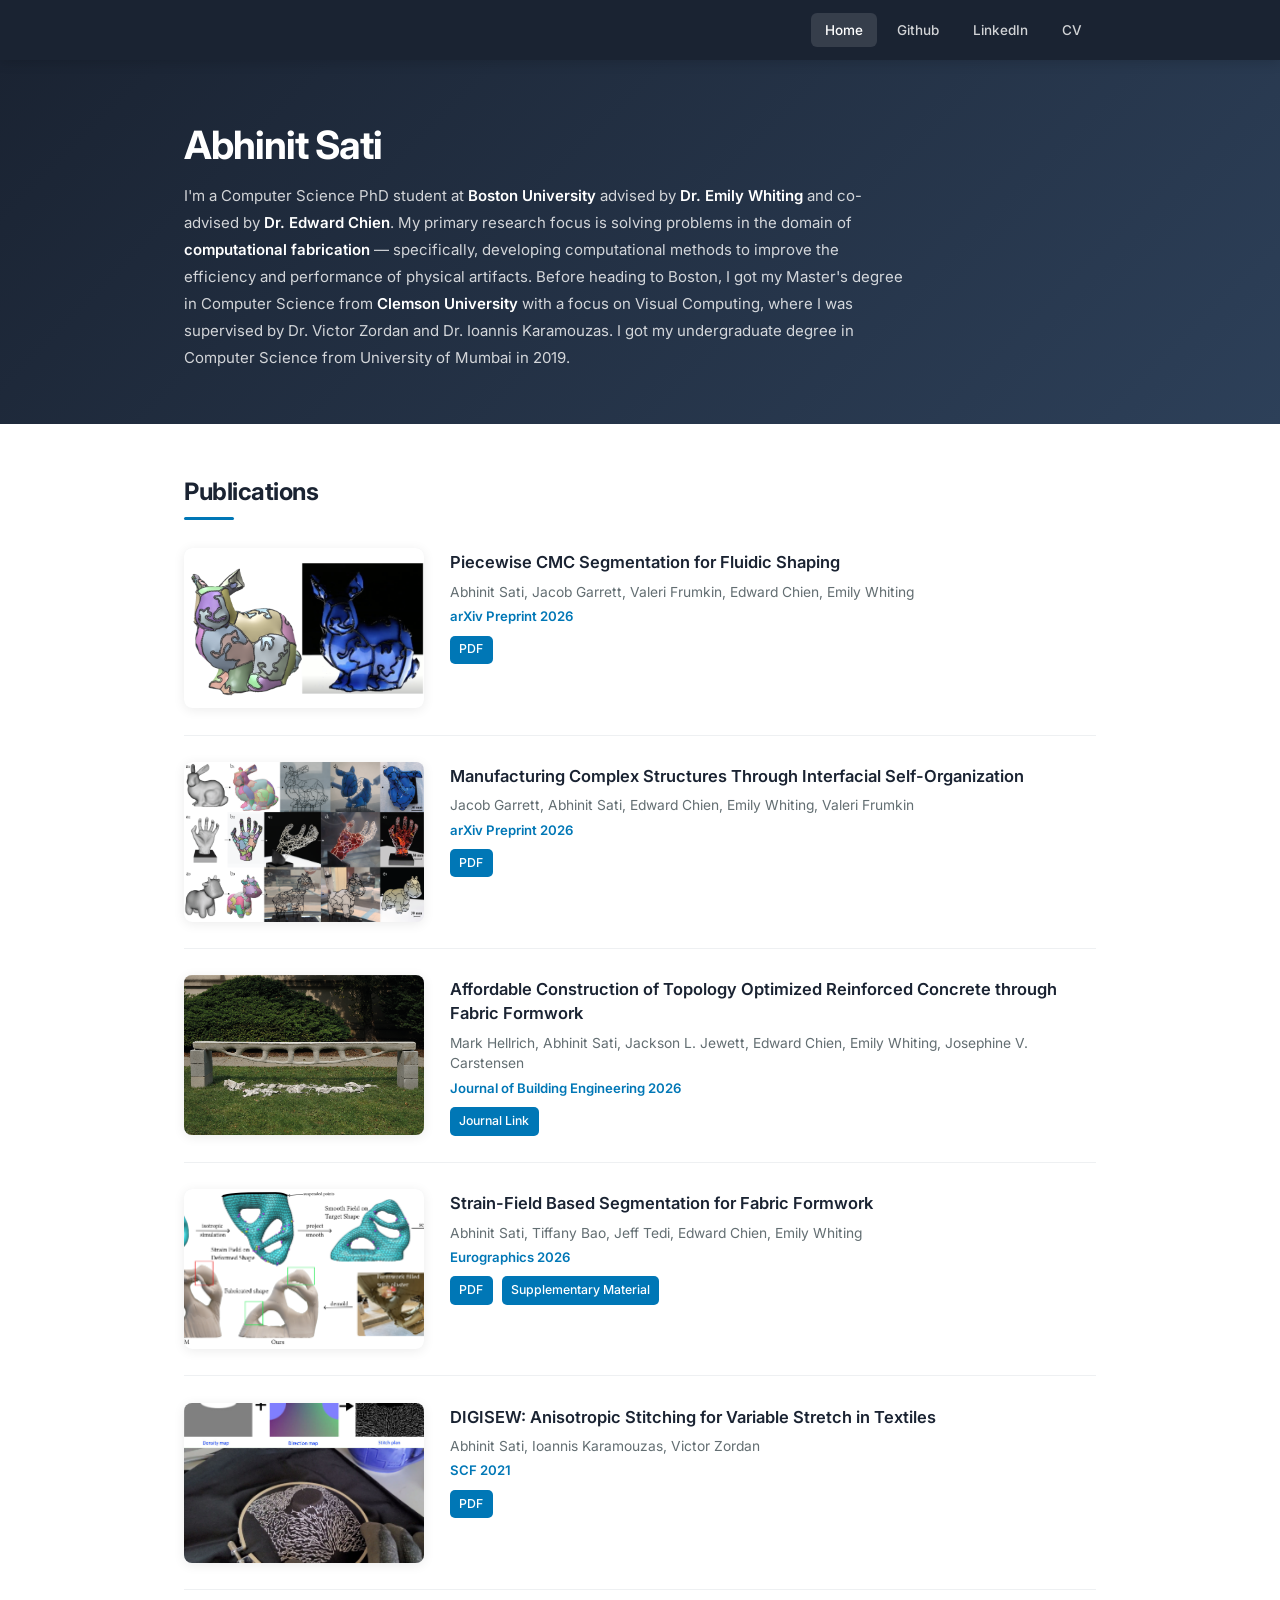
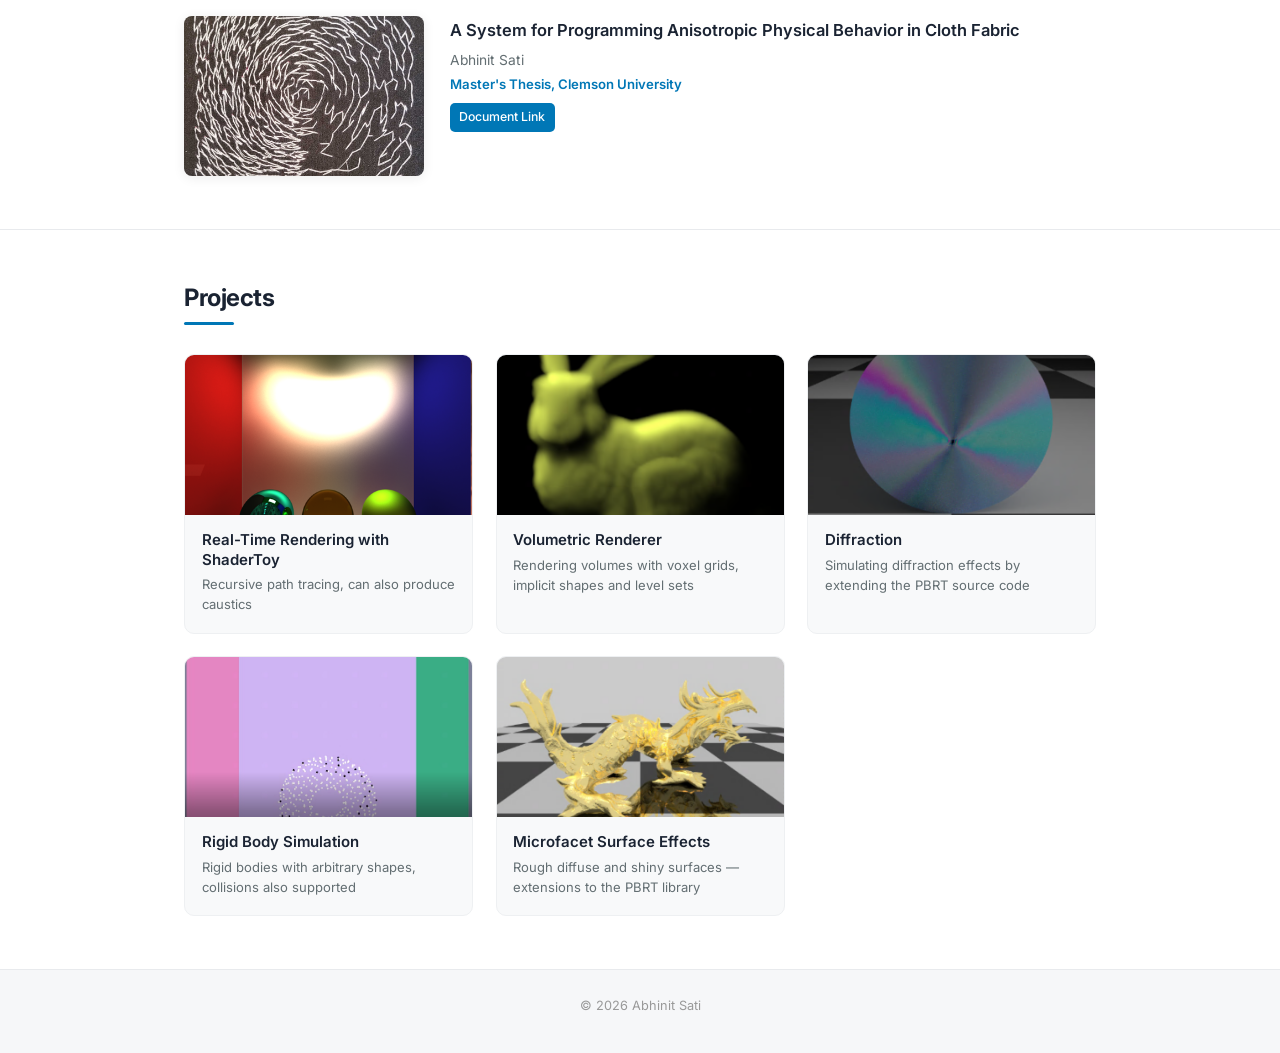
<file: index.html>
<!DOCTYPE html>
<html lang="en">

<head>
	<title>Abhinit Sati</title>
	<meta charset="utf-8" />
	<meta name="viewport" content="width=device-width, initial-scale=1" />
	<meta name="description"
		content="Abhinit Sati — Computer Science PhD student at Boston University. Research in computational fabrication, computer graphics, and visual computing." />
	<link rel="stylesheet" href="assets/css/site.css" />
</head>

<body>

	<!-- Header -->
	<header class="site-header">
		<div class="site-container">
			<div class="site-name"><a href="index.html"></a></div>
			<nav class="site-nav">
				<a href="index.html" class="active">Home</a>
				<a href="https://github.com/Abhi2114?tab=repositories" target="_blank">Github</a>
				<a href="https://www.linkedin.com/in/abhinit-sati-022866157/" target="_blank">LinkedIn</a>
				<a href="media/CV_updated.pdf" target="_blank">CV</a>
			</nav>
		</div>
	</header>

	<!-- Hero / About -->
	<section class="hero-section">
		<div class="site-container">
			<div class="hero-content">
				<h1 class="hero-name">Abhinit Sati</h1>
				<p class="hero-bio">
					I'm a Computer Science PhD student at <strong>Boston University</strong> advised by
					<strong>Dr. Emily Whiting</strong> and co-advised by <strong>Dr. Edward Chien</strong>.
					My primary research focus is solving problems in the domain of <strong>computational
						fabrication</strong> —
					specifically, developing computational methods to improve the efficiency and performance of
					physical artifacts. Before heading to Boston, I got my Master's degree in Computer Science from
					<strong>Clemson University</strong> with a focus on Visual Computing, where I was supervised by
					Dr. Victor Zordan and Dr. Ioannis Karamouzas. I got my undergraduate degree in Computer Science
					from University of Mumbai in 2019.
				</p>
			</div>
		</div>
	</section>

	<!-- Research -->
	<section class="content-section research-section">
		<div class="site-container">
			<h2 class="section-heading">Publications</h2>

			<div class="research-list">
				<div class="research-card">
					<a href="javascript:void(0)" class="research-card-image" onclick="openLightbox(this)">
						<img src="images/research/phd/fluidic.png" alt="Piecewise CMC Segmentation" style="object-position: left center;" />
					</a>
					<div class="research-card-body">
						<h3 class="research-title">
							<a href="https://arxiv.org/abs/2611.00227" target="_blank">Piecewise CMC Segmentation for
								Fluidic Shaping</a>
						</h3>
						<p class="research-authors">Abhinit Sati, Jacob Garrett, Valeri Frumkin, Edward Chien, Emily Whiting
						</p>
						<p class="research-venue">arXiv Preprint 2026</p>
						<div class="research-links">
							<a href="https://arxiv.org/pdf/2611.00227" target="_blank" class="research-link">PDF</a>
						</div>
					</div>
				</div>

				<div class="research-card">
					<a href="javascript:void(0)" class="research-card-image" onclick="openLightbox(this)">
						<img src="images/research/phd/fluidic_fab.png" alt="Interfacial Self-Organization" />
					</a>
					<div class="research-card-body">
						<h3 class="research-title">
							<a href="https://arxiv.org/abs/2611.09950" target="_blank">Manufacturing Complex Structures
								Through Interfacial Self-Organization</a>
						</h3>
						<p class="research-authors">Jacob Garrett, Abhinit Sati, Edward Chien, Emily Whiting, Valeri Frumkin
						</p>
						<p class="research-venue">arXiv Preprint 2026</p>
						<div class="research-links">
							<a href="https://arxiv.org/pdf/2611.09950" target="_blank" class="research-link">PDF</a>
						</div>
					</div>
				</div>

				<div class="research-card">
					<a href="javascript:void(0)" class="research-card-image" onclick="openLightbox(this)">
						<img src="images/research/phd/Beam.png" alt="Topology Optimized Reinforced Concrete" />
					</a>
					<div class="research-card-body">
						<h3 class="research-title">
							<a href="https://www.sciencedirect.com/science/article/pii/S2352710226022941" target="_blank">Affordable
								Construction of Topology Optimized Reinforced Concrete through Fabric Formwork</a>
						</h3>
						<p class="research-authors">Mark Hellrich, Abhinit Sati, Jackson L. Jewett, Edward Chien, Emily
							Whiting, Josephine V. Carstensen</p>
						<p class="research-venue">Journal of Building Engineering 2026</p>
						<div class="research-links">
							<a href="https://www.sciencedirect.com/science/article/pii/S2352710226022941" target="_blank"
								class="research-link">Journal Link</a>
						</div>
					</div>
				</div>

				<div class="research-card">
					<a href="javascript:void(0)" class="research-card-image" onclick="openLightbox(this)">
						<img src="images/research/phd/teaser.png" alt="Strain-Field Based Segmentation" />
					</a>
					<div class="research-card-body">
						<h3 class="research-title">Strain-Field Based Segmentation for Fabric Formwork</h3>
						<p class="research-authors">Abhinit Sati, Tiffany Bao, Jeff Tedi, Edward Chien, Emily Whiting
						</p>
						<p class="research-venue">Eurographics 2026</p>
						<div class="research-links">
							<a href="papers/eurographics_fabric_formwork_26.pdf" target="_blank"  class="research-link">PDF</a>
							<a href="papers/sup_fabric_formwork_final.pdf" target="_blank" class="research-link">Supplementary Material</a>
						</div>
					</div>
				</div>

				<div class="research-card">
					<a href="javascript:void(0)" class="research-card-image" onclick="openLightbox(this)">
						<img src="images/research/masters/keyshape.jpg" alt="DIGISEW" />
					</a>
					<div class="research-card-body">
						<h3 class="research-title">
							<a href="https://dl.acm.org/doi/abs/10.1145/3485114.3485121" target="_blank">DIGISEW:
								Anisotropic Stitching for Variable Stretch in Textiles</a>
						</h3>
						<p class="research-authors">Abhinit Sati, Ioannis Karamouzas, Victor Zordan</p>
						<p class="research-venue">SCF 2021</p>
						<div class="research-links">
							<a href="papers/digisew.pdf" target="_blank" class="research-link">PDF</a>
						</div>
					</div>
				</div>

				<div class="research-card">
					<a href="javascript:void(0)" class="research-card-image" onclick="openLightbox(this)">
						<img src="images/research/masters/cone_print.jpg" alt="Master's Thesis" />
					</a>
					<div class="research-card-body">
						<h3 class="research-title">
							<a href="https://tigerprints.clemson.edu/all_theses/3621" target="_blank">A System for Programming Anisotropic Physical Behavior in Cloth
							Fabric</a>
						</h3>
						<p class="research-authors">Abhinit Sati</p>
						<p class="research-venue">Master's Thesis, Clemson University</p>
						<div class="research-links">
							<a href="https://tigerprints.clemson.edu/all_theses/3621" target="_blank"
								class="research-link">Document Link</a>
						</div>
					</div>
				</div>
			</div>
		</div>
	</section>

	<!-- Projects -->
	<section class="content-section projects-section">
		<div class="site-container">
			<h2 class="section-heading">Projects</h2>

			<div class="projects-grid">
				<div class="project-card">
					<a href="pages/render_shader.html">
						<div class="project-card-image">
							<img src="images/shadertoy/1.png" alt="ShaderToy Rendering" />
						</div>
						<div class="project-card-body">
							<h3 class="project-card-title">Real-Time Rendering with ShaderToy</h3>
							<p class="project-card-desc">Recursive path tracing, can also produce caustics</p>
						</div>
					</a>
				</div>

				<div class="project-card">
					<a href="pages/volume_renderer.html">
						<div class="project-card-image">
							<img src="images/VFX/1.PNG" alt="Volumetric Renderer" />
						</div>
						<div class="project-card-body">
							<h3 class="project-card-title">Volumetric Renderer</h3>
							<p class="project-card-desc">Rendering volumes with voxel grids, implicit shapes and level
								sets</p>
						</div>
					</a>
				</div>

				<div class="project-card">
					<a href="pages/diffraction.html">
						<div class="project-card-image">
							<img src="images/diffraction/1.PNG" alt="Diffraction" />
						</div>
						<div class="project-card-body">
							<h3 class="project-card-title">Diffraction</h3>
							<p class="project-card-desc">Simulating diffraction effects by extending the PBRT source
								code</p>
						</div>
					</a>
				</div>

				<div class="project-card">
					<a href="https://github.com/Abhi2114/Rigid-Body-Simulator" target="_blank">
						<div class="project-card-image">
							<img src="images/RB/1.PNG" alt="Rigid Body Simulation" />
						</div>
						<div class="project-card-body">
							<h3 class="project-card-title">Rigid Body Simulation</h3>
							<p class="project-card-desc">Rigid bodies with arbitrary shapes, collisions also supported
							</p>
						</div>
					</a>
				</div>

				<div class="project-card">
					<a href="pages/microfacet.html">
						<div class="project-card-image">
							<img src="images/micro/1.PNG" alt="Microfacet Surfaces" />
						</div>
						<div class="project-card-body">
							<h3 class="project-card-title">Microfacet Surface Effects</h3>
							<p class="project-card-desc">Rough diffuse and shiny surfaces — extensions to the PBRT
								library</p>
						</div>
					</a>
				</div>
			</div>
		</div>
	</section>

	<!-- Footer -->
	<footer class="site-footer">
		<div class="site-container">
			<p>&copy; 2026 Abhinit Sati</p>
		</div>
	</footer>

	<!-- Lightbox -->
	<div class="lightbox-overlay" id="lightbox" onclick="closeLightbox()">
		<span class="lightbox-close">&times;</span>
		<img class="lightbox-img" id="lightbox-img" alt="" />
	</div>

	<script>
		function openLightbox(el) {
			var img = el.querySelector('img');
			if (!img) return;
			document.getElementById('lightbox-img').src = img.src;
			document.getElementById('lightbox').classList.add('active');
			document.body.style.overflow = 'hidden';
		}
		function closeLightbox() {
			document.getElementById('lightbox').classList.remove('active');
			document.body.style.overflow = '';
		}
		document.addEventListener('keydown', function (e) {
			if (e.key === 'Escape') closeLightbox();
		});
	</script>

</body>

</html>
</file>
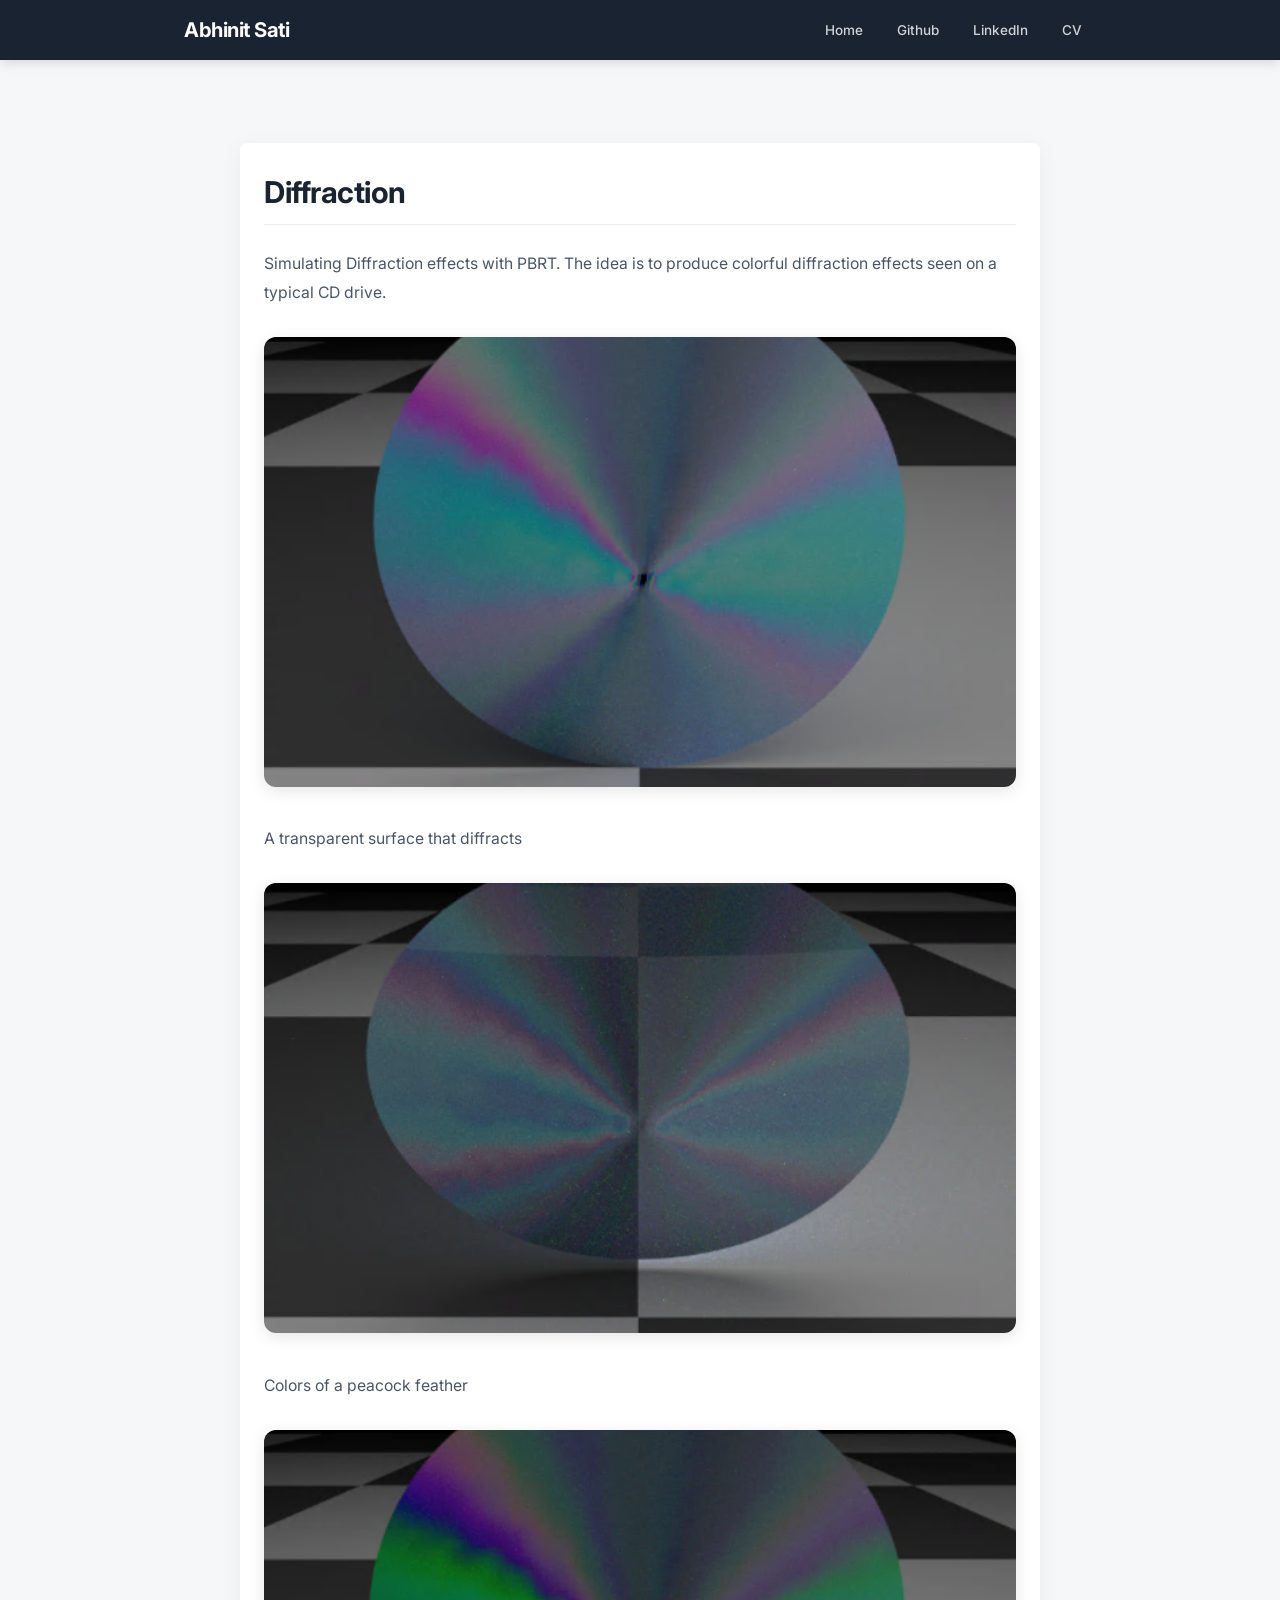
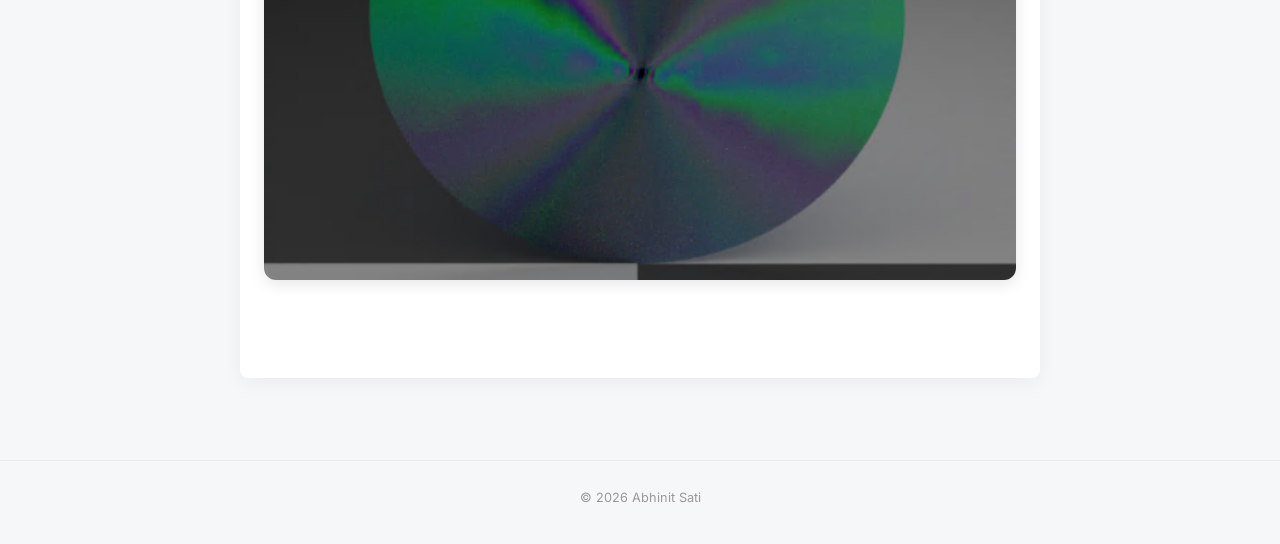
<file: pages/diffraction.html>
<!DOCTYPE html>
<html lang="en">

<head>
	<title>Diffraction - Abhinit Sati</title>
	<meta charset="utf-8" />
	<meta name="viewport" content="width=device-width, initial-scale=1" />
	<link rel="stylesheet" href="../assets/css/site.css" />
</head>

<body>

	<!-- Header -->
	<header class="site-header">
		<div class="site-container">
			<div class="site-name"><a href="../index.html">Abhinit Sati</a></div>
			<nav class="site-nav">
				<a href="../index.html">Home</a>
				<a href="https://github.com/Abhi2114?tab=repositories" target="_blank">Github</a>
				<a href="https://www.linkedin.com/in/abhinit-sati-022866157/" target="_blank">LinkedIn</a>
				<a href="../media/CV.pdf" target="_blank">CV</a>
			</nav>
		</div>
	</header>

	<!-- Main -->
	<main class="content-section">
		<div class="site-container page-content">
			<h2>Diffraction</h2>

			<p>
				Simulating Diffraction effects with PBRT. The idea is to produce colorful diffraction effects seen on a typical CD drive.
			</p>
			
			<img src="../images/diffraction/1.PNG" alt="Simulating Diffraction effects" class="page-image">
			
			<p>
				A transparent surface that diffracts
			</p>
			
			<img src="../images/diffraction/10.PNG" alt="A transparent surface that diffracts" class="page-image">
			
			<p>
				Colors of a peacock feather
			</p>
			
			<img src="../images/diffraction/15.PNG" alt="Colors of a peacock feather" class="page-image">

		</div>
	</main>

	<!-- Footer -->
	<footer class="site-footer">
		<div class="site-container">
			<p>&copy; 2026 Abhinit Sati</p>
		</div>
	</footer>

</body>

</html>
</file>
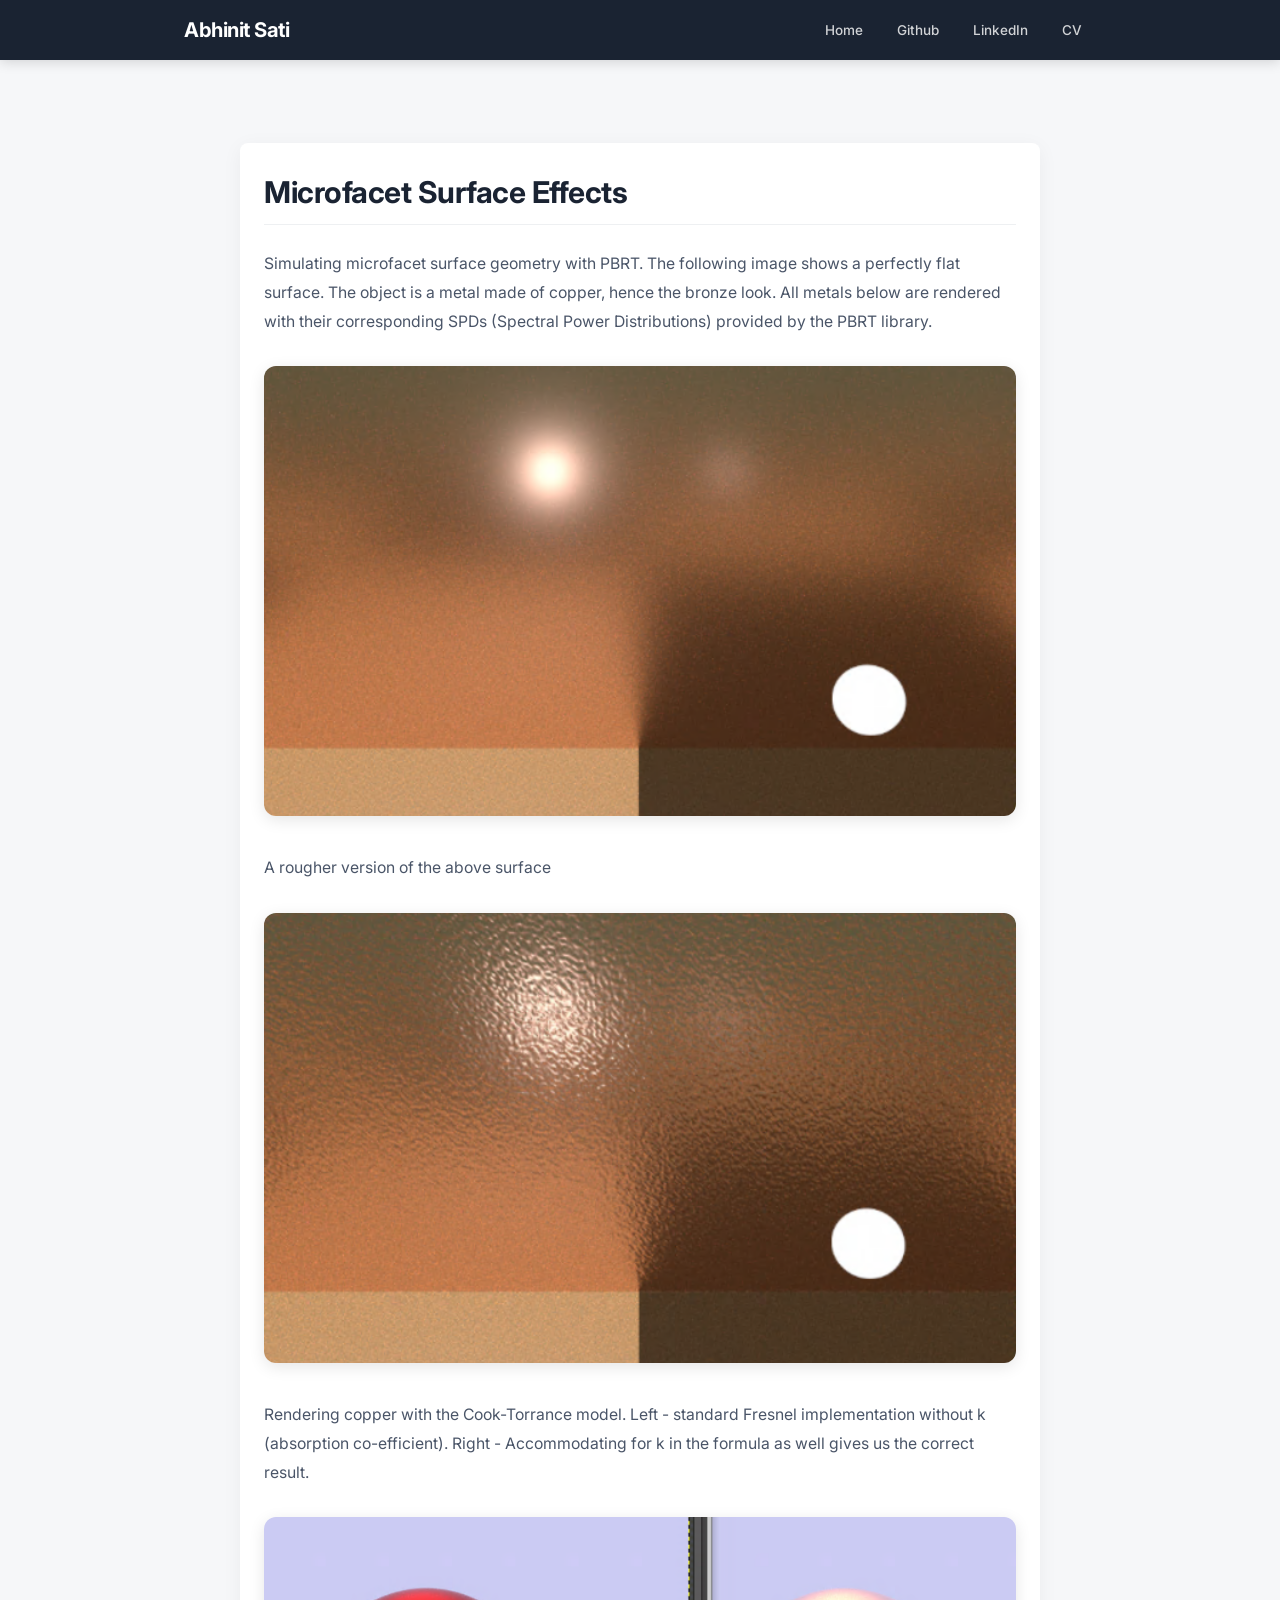
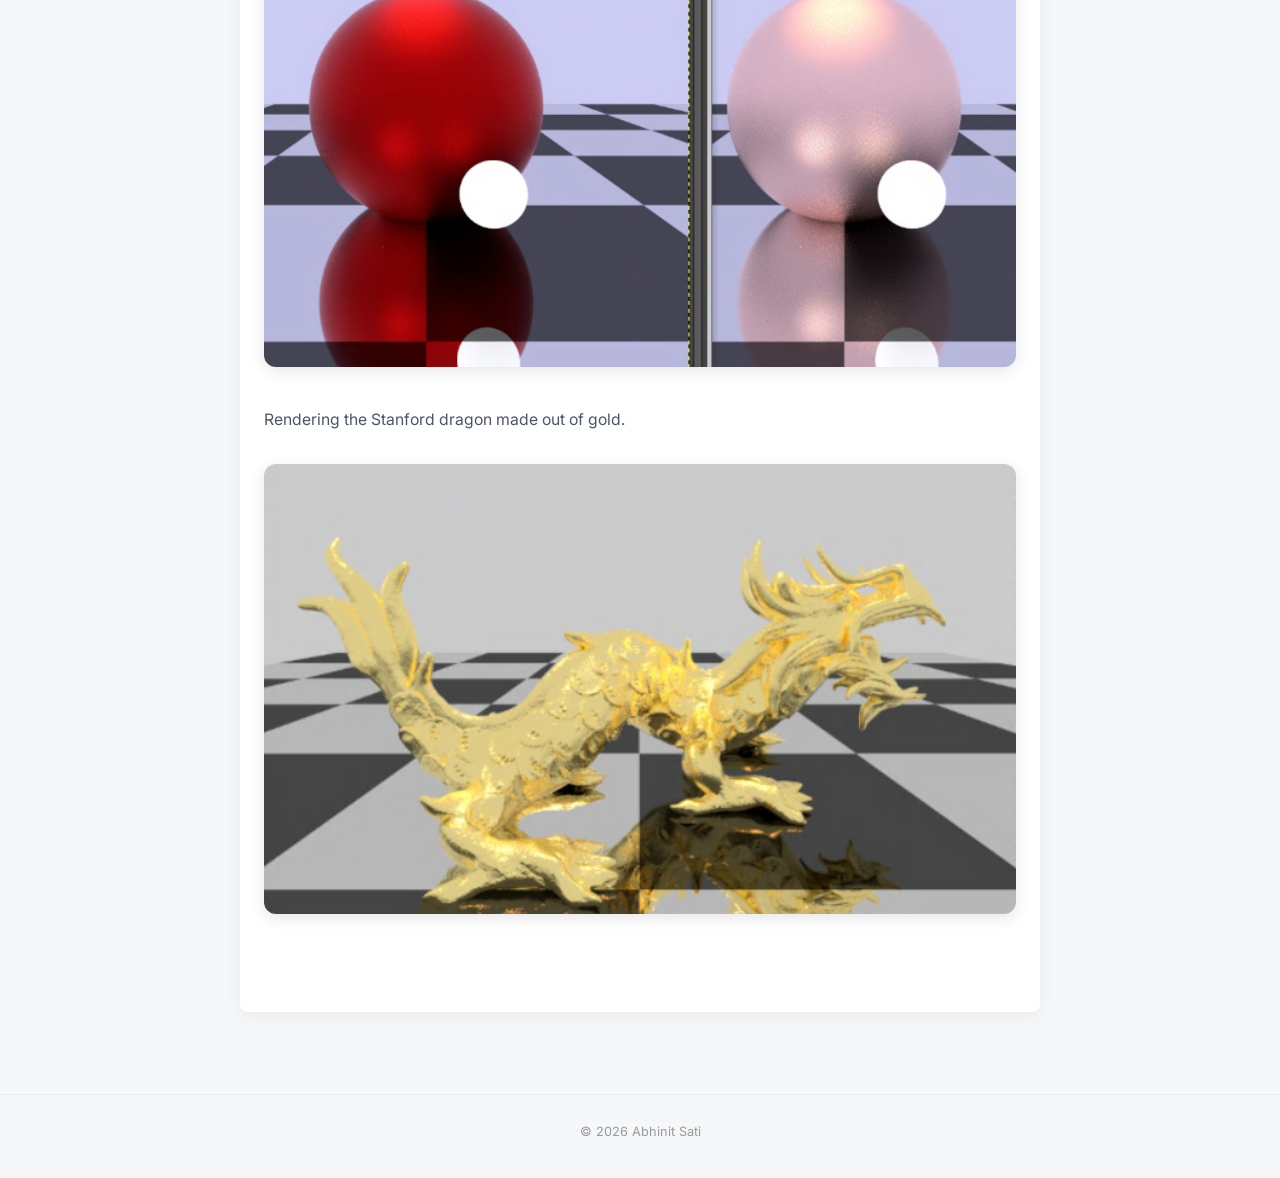
<file: pages/microfacet.html>
<!DOCTYPE html>
<html lang="en">

<head>
	<title>Microfacet Surface Effects - Abhinit Sati</title>
	<meta charset="utf-8" />
	<meta name="viewport" content="width=device-width, initial-scale=1" />
	<link rel="stylesheet" href="../assets/css/site.css" />
</head>

<body>

	<!-- Header -->
	<header class="site-header">
		<div class="site-container">
			<div class="site-name"><a href="../index.html">Abhinit Sati</a></div>
			<nav class="site-nav">
				<a href="../index.html">Home</a>
				<a href="https://github.com/Abhi2114?tab=repositories" target="_blank">Github</a>
				<a href="https://www.linkedin.com/in/abhinit-sati-022866157/" target="_blank">LinkedIn</a>
				<a href="../media/CV.pdf" target="_blank">CV</a>
			</nav>
		</div>
	</header>

	<!-- Main -->
	<main class="content-section">
		<div class="site-container page-content">
			<h2>Microfacet Surface Effects</h2>

			<p> 
				Simulating microfacet surface geometry with PBRT. The following image shows a perfectly flat surface. 
				The object is a metal made of copper, hence the bronze look. All metals below are rendered with their corresponding
				SPDs (Spectral Power Distributions) provided by the PBRT library.
			</p>

			<img src="../images/micro/6.PNG" alt="Perfectly flat surface" class="page-image">

			<p>
				A rougher version of the above surface
			</p>

			<img src="../images/micro/7.PNG" alt="Rougher surface" class="page-image">

			<p>
				Rendering copper with the Cook-Torrance model. Left - standard Fresnel implementation without k (absorption co-efficient). 
				Right - Accommodating for k in the formula as well gives us the correct result.
			</p>

			<img src="../images/micro/comp.PNG" alt="Cook-Torrance model comparison" class="page-image">

			<p>
				Rendering the Stanford dragon made out of gold. 
			</p>

			<img src="../images/micro/1.PNG" alt="Stanford dragon in gold" class="page-image">

		</div>
	</main>

	<!-- Footer -->
	<footer class="site-footer">
		<div class="site-container">
			<p>&copy; 2026 Abhinit Sati</p>
		</div>
	</footer>

</body>

</html>
</file>
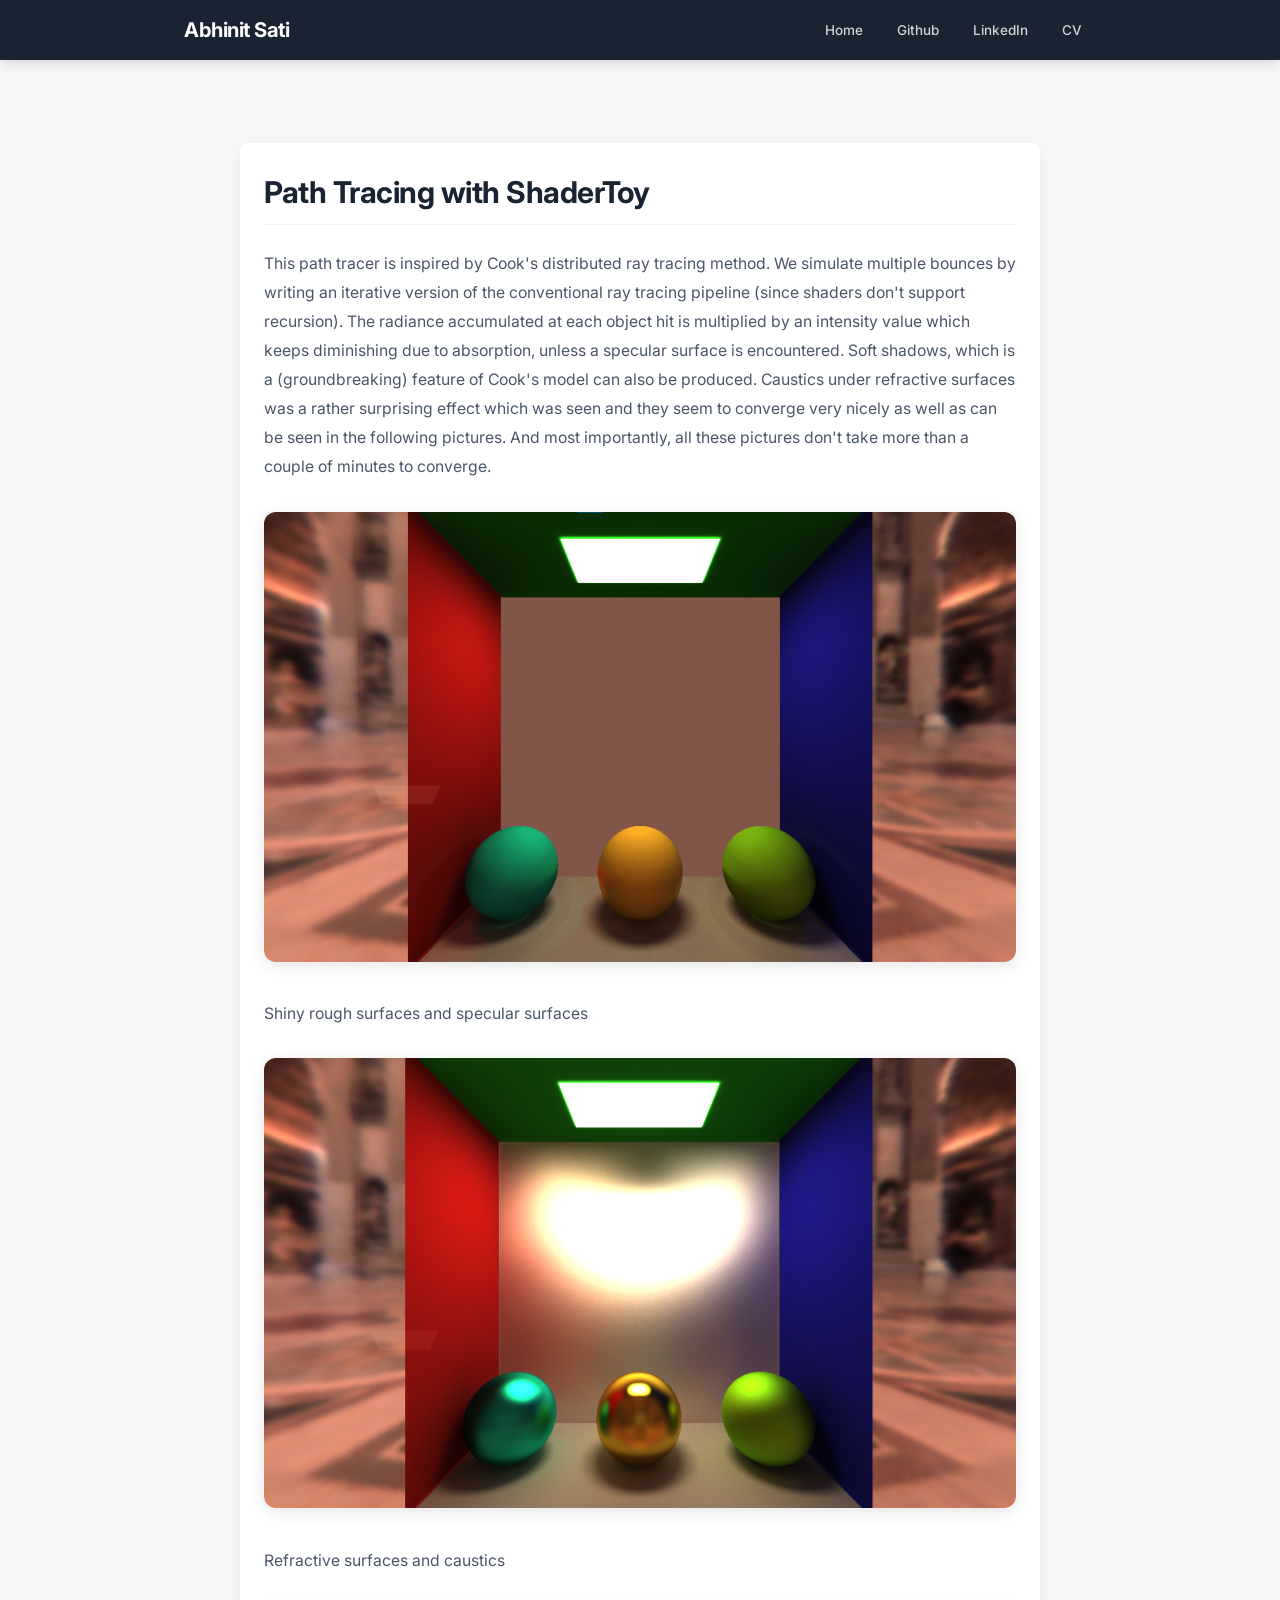
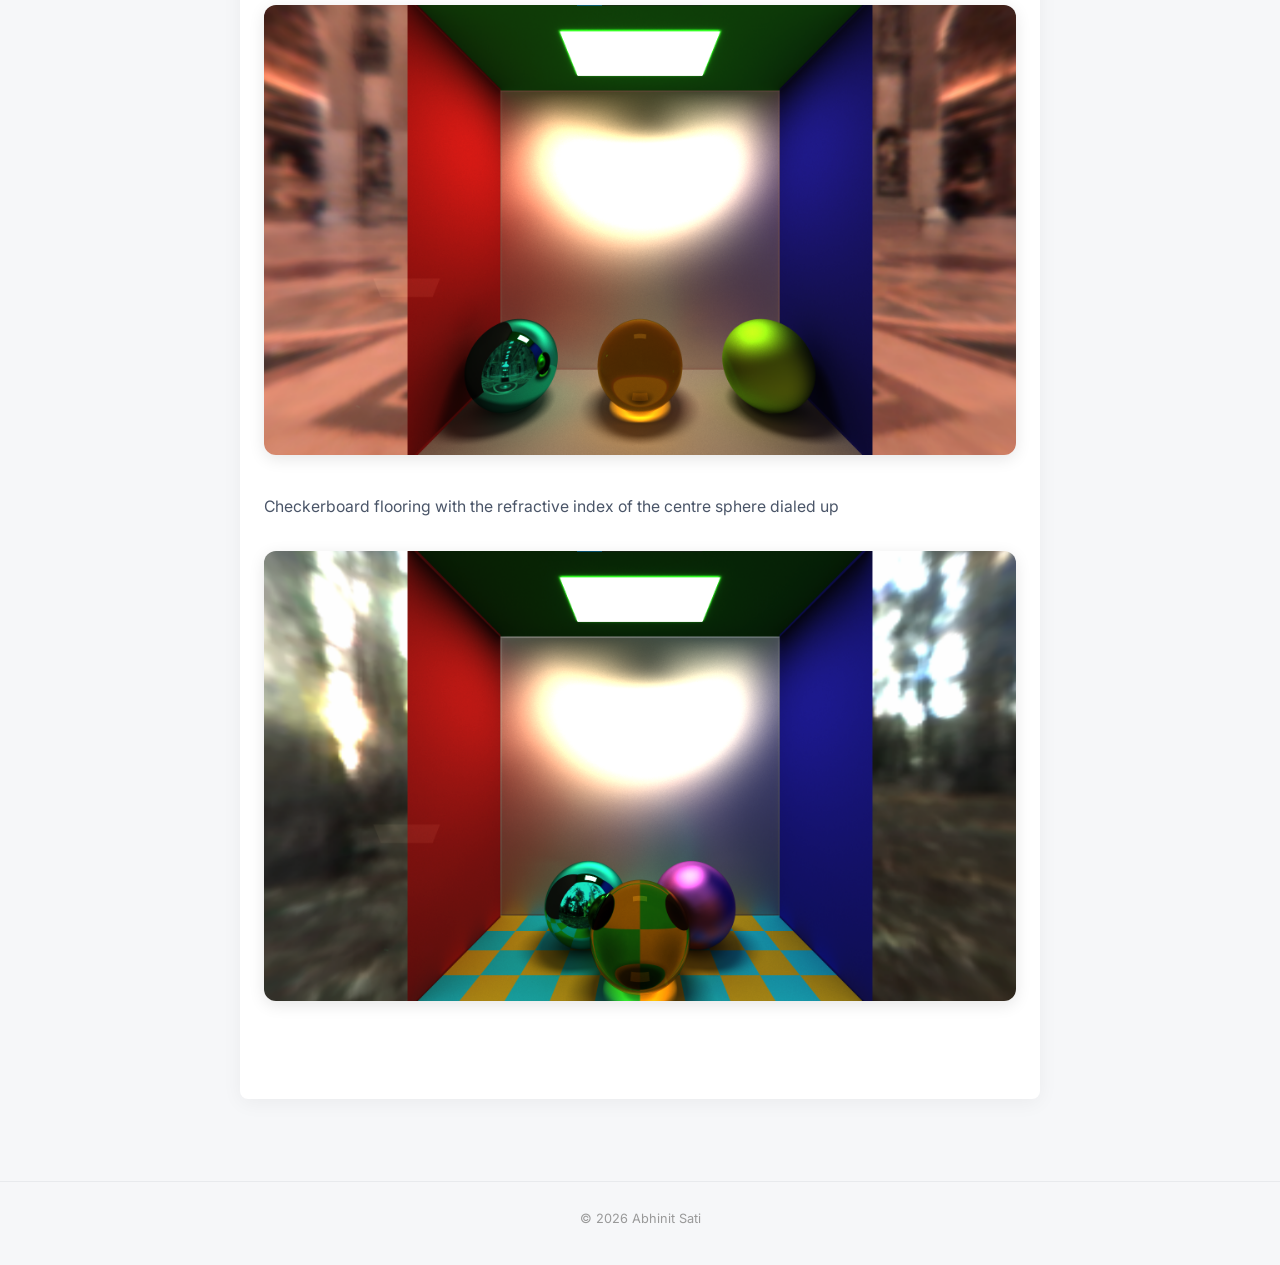
<file: pages/render_shader.html>
<!DOCTYPE html>
<html lang="en">

<head>
	<title>Path Tracing with ShaderToy - Abhinit Sati</title>
	<meta charset="utf-8" />
	<meta name="viewport" content="width=device-width, initial-scale=1" />
	<link rel="stylesheet" href="../assets/css/site.css" />
</head>

<body>

	<!-- Header -->
	<header class="site-header">
		<div class="site-container">
			<div class="site-name"><a href="../index.html">Abhinit Sati</a></div>
			<nav class="site-nav">
				<a href="../index.html">Home</a>
				<a href="https://github.com/Abhi2114?tab=repositories" target="_blank">Github</a>
				<a href="https://www.linkedin.com/in/abhinit-sati-022866157/" target="_blank">LinkedIn</a>
				<a href="../media/CV.pdf" target="_blank">CV</a>
			</nav>
		</div>
	</header>

	<!-- Main -->
	<main class="content-section">
		<div class="site-container page-content">
			<h2>Path Tracing with ShaderToy</h2>

			<p> 
				This path tracer is inspired by Cook's distributed ray tracing method. We simulate 
				multiple bounces by writing an iterative version of the conventional ray tracing pipeline 
				(since shaders don't support recursion). The radiance accumulated at each object hit is 
				multiplied by an intensity value which keeps diminishing due to absorption, unless a specular
				surface is encountered. Soft shadows, which is a (groundbreaking) feature of Cook's model can
				also be produced. Caustics under refractive surfaces was a rather surprising effect which was
				seen and they seem to converge very nicely as well as can be seen in the following pictures. And 
				most importantly, all these pictures don't take more than a couple of minutes to converge. 
			</p>

			<img src="../images/realtime_shader/diffuse.png" alt="Path tracing convergence" class="page-image">

			<p>
				Shiny rough surfaces and specular surfaces
			</p>

			<img src="../images/realtime_shader/shiny.png" alt="Shiny rough surfaces" class="page-image">

			<p>
				Refractive surfaces and caustics
			</p>

			<img src="../images/realtime_shader/refr.png" alt="Refractive surfaces and caustics" class="page-image">

			<p>
				Checkerboard flooring with the refractive index of the centre sphere dialed up
			</p>
		
			<img src="../images/realtime_shader/check.png" alt="Checkerboard flooring" class="page-image">

		</div>
	</main>

	<!-- Footer -->
	<footer class="site-footer">
		<div class="site-container">
			<p>&copy; 2026 Abhinit Sati</p>
		</div>
	</footer>

</body>

</html>
</file>
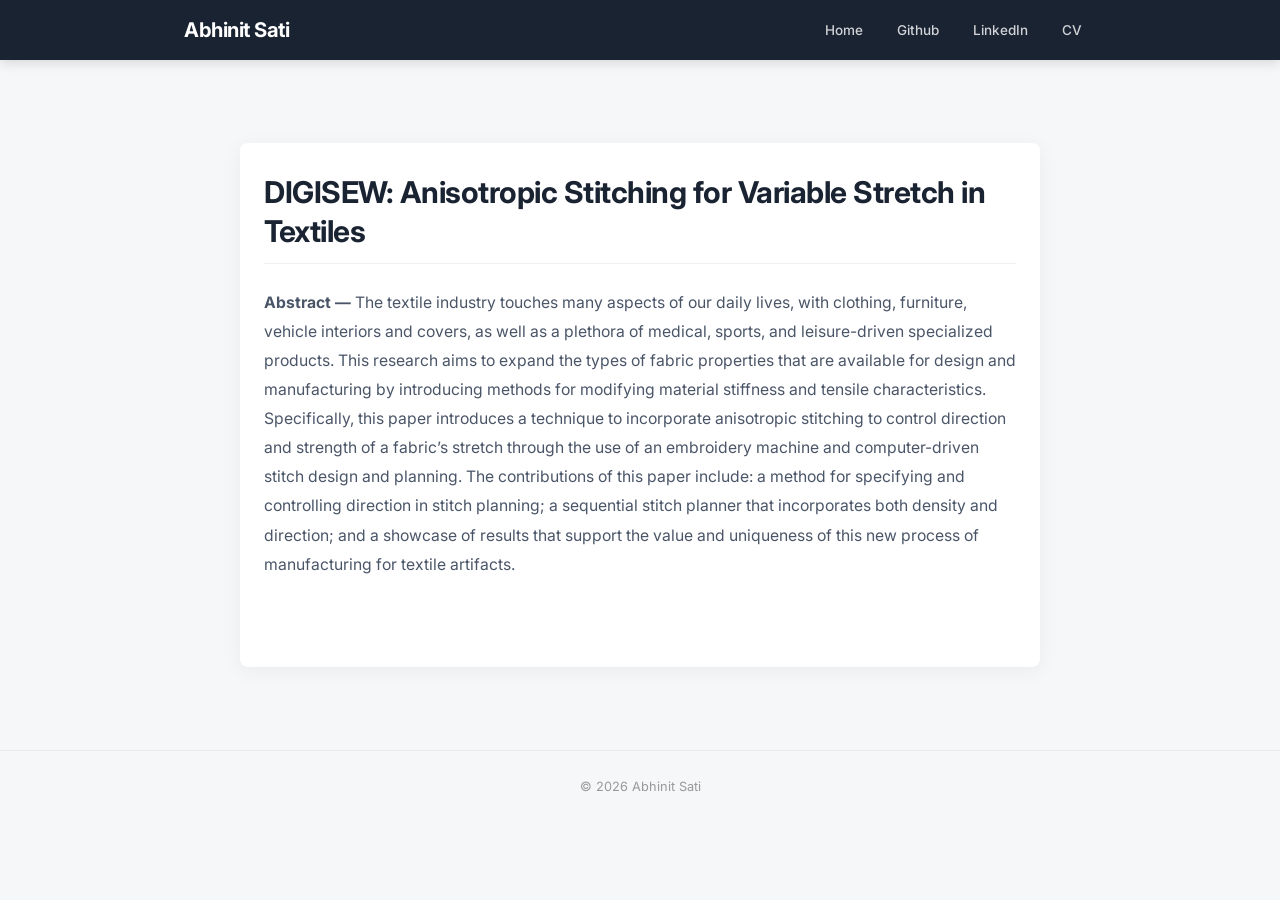
<file: pages/scf21.html>
<!DOCTYPE html>
<html lang="en">

<head>
	<title>DIGISEW: Anisotropic Stitching - Abhinit Sati</title>
	<meta charset="utf-8" />
	<meta name="viewport" content="width=device-width, initial-scale=1" />
	<link rel="stylesheet" href="../assets/css/site.css" />
</head>

<body>

	<!-- Header -->
	<header class="site-header">
		<div class="site-container">
			<div class="site-name"><a href="../index.html">Abhinit Sati</a></div>
			<nav class="site-nav">
				<a href="../index.html">Home</a>
				<a href="https://github.com/Abhi2114?tab=repositories" target="_blank">Github</a>
				<a href="https://www.linkedin.com/in/abhinit-sati-022866157/" target="_blank">LinkedIn</a>
				<a href="../media/CV.pdf" target="_blank">CV</a>
			</nav>
		</div>
	</header>

	<!-- Main -->
	<main class="content-section">
		<div class="site-container page-content">
			<h2>DIGISEW: Anisotropic Stitching for Variable Stretch in Textiles</h2>

			<p>
				<strong>Abstract &mdash;</strong> The textile industry touches many aspects of our daily lives, with clothing, furniture, vehicle interiors and covers, 
				as well as a plethora of medical, sports, and leisure-driven specialized products. This research aims to expand the types of fabric 
				properties that are available for design and manufacturing by introducing methods for modifying material stiffness and tensile characteristics. 
				Specifically, this paper introduces a technique to incorporate anisotropic stitching to control direction and strength of a fabric’s stretch through 
				the use of an embroidery machine and computer-driven stitch design and planning. The contributions of this paper include: a method for specifying and 
				controlling direction in stitch planning; a sequential stitch planner that incorporates both density and direction; 
				and a showcase of results that support the value and uniqueness of this new process of manufacturing for textile artifacts.
			</p>
		</div>
	</main>

	<!-- Footer -->
	<footer class="site-footer">
		<div class="site-container">
			<p>&copy; 2026 Abhinit Sati</p>
		</div>
	</footer>

</body>

</html>
</file>
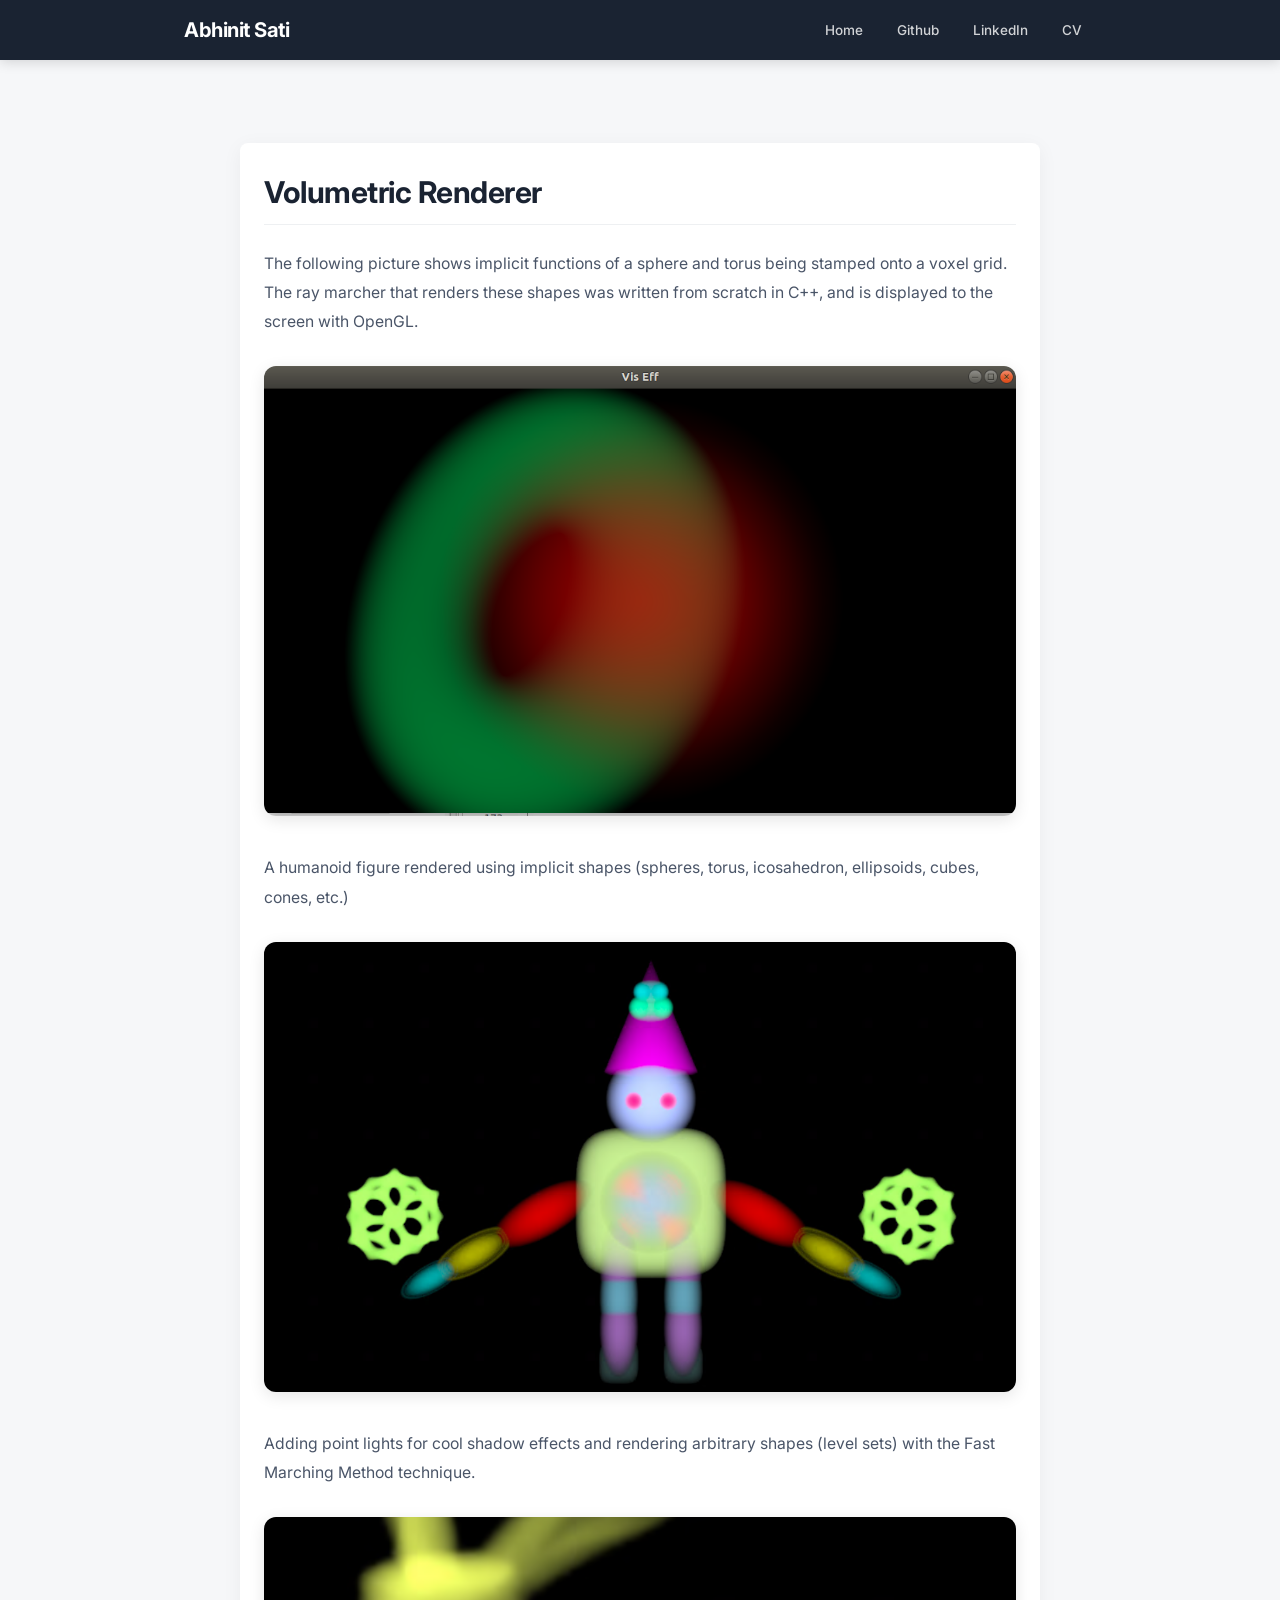
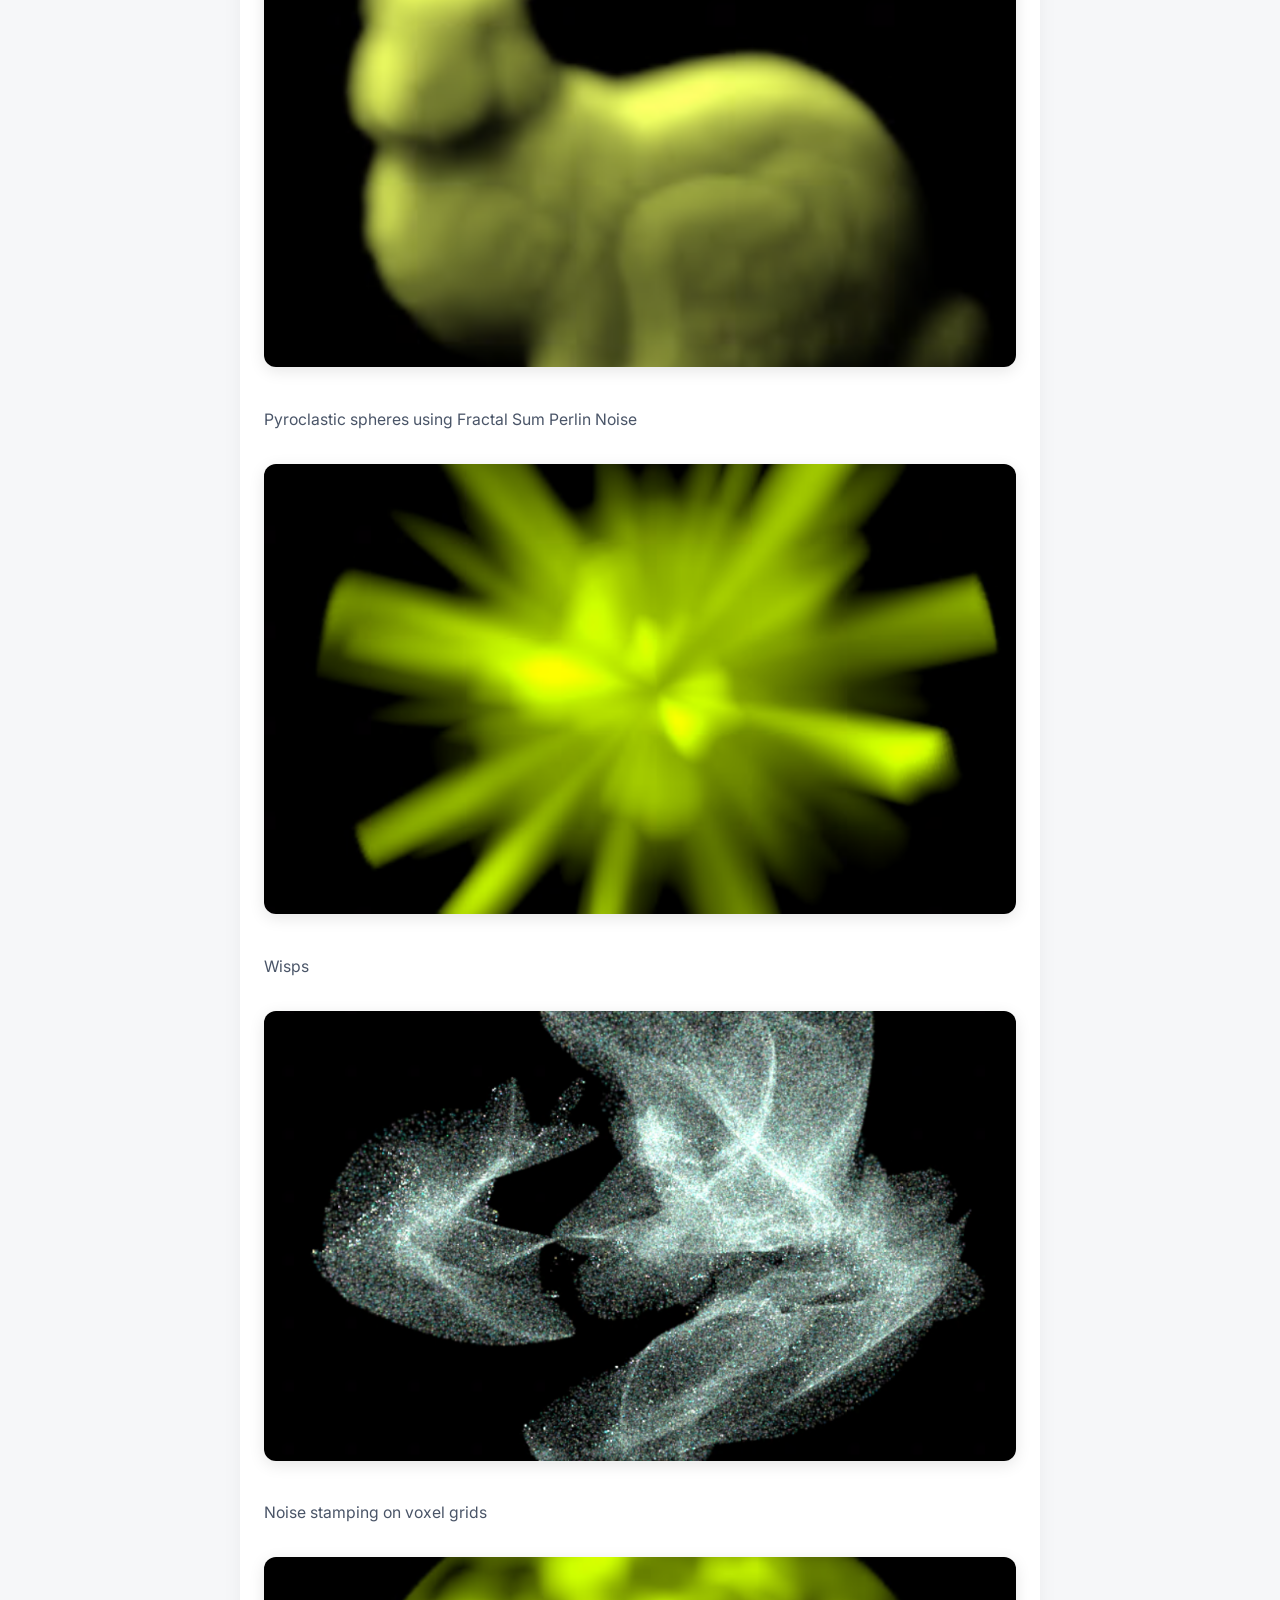
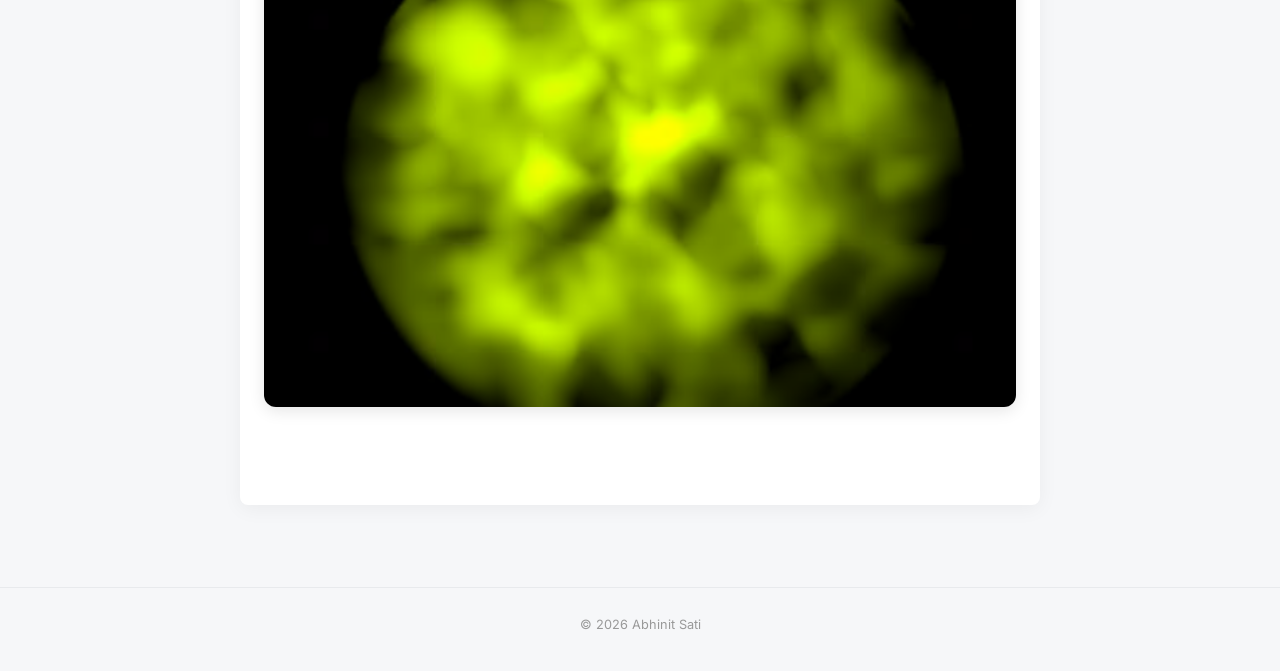
<file: pages/volume_renderer.html>
<!DOCTYPE html>
<html lang="en">

<head>
	<title>Volumetric Renderer - Abhinit Sati</title>
	<meta charset="utf-8" />
	<meta name="viewport" content="width=device-width, initial-scale=1" />
	<link rel="stylesheet" href="../assets/css/site.css" />
</head>

<body>

	<!-- Header -->
	<header class="site-header">
		<div class="site-container">
			<div class="site-name"><a href="../index.html">Abhinit Sati</a></div>
			<nav class="site-nav">
				<a href="../index.html">Home</a>
				<a href="https://github.com/Abhi2114?tab=repositories" target="_blank">Github</a>
				<a href="https://www.linkedin.com/in/abhinit-sati-022866157/" target="_blank">LinkedIn</a>
				<a href="../media/CV.pdf" target="_blank">CV</a>
			</nav>
		</div>
	</header>

	<!-- Main -->
	<main class="content-section">
		<div class="site-container page-content">
			<h2>Volumetric Renderer</h2>
			
			<p>
				The following picture shows implicit functions of a sphere and torus being stamped onto
				a voxel grid. The ray marcher that renders these shapes was written from scratch in C++, 
				and is displayed to the screen with OpenGL. 
			</p>

			<img src="../images/volume/torus_sphere.PNG" alt="Implicit functions of a sphere and torus" class="page-image">
			
			<p>
				A humanoid figure rendered using implicit shapes (spheres, torus, icosahedron, ellipsoids, 
				cubes, cones, etc.)
			</p>

			<img src="../images/volume/humanoid.PNG" alt="Humanoid figure rendered using implicit shapes" class="page-image">

			<p>
				Adding point lights for cool shadow effects and rendering arbitrary shapes (level sets)
				with the Fast Marching Method technique.
			</p>

			<img src="../images/volume/level_set.PNG" alt="Level sets with Fast Marching Method" class="page-image">

			<p>
				Pyroclastic spheres using Fractal Sum Perlin Noise
			</p>

			<img src="../images/volume/pyroclastic.PNG" alt="Pyroclastic spheres" class="page-image">

			<p>
				Wisps    
			</p>

			<img src="../images/volume/wisp.PNG" alt="Wisps rendering" class="page-image">

			<p>
				Noise stamping on voxel grids
			</p>

			<img src="../images/volume/noise_stamp.PNG" alt="Noise stamping" class="page-image">

		</div>
	</main>

	<!-- Footer -->
	<footer class="site-footer">
		<div class="site-container">
			<p>&copy; 2026 Abhinit Sati</p>
		</div>
	</footer>

</body>

</html>
</file>
<file: assets/css/site.css>
/* ===================================
   site.css — Research-Focused Homepage
   =================================== */

@import url('https://fonts.googleapis.com/css2?family=Inter:wght@300;400;500;600;700&display=swap');

/* ---- Reset & Base ---- */

*,
*::before,
*::after {
    box-sizing: border-box;
}

body {
    font-family: 'Inter', -apple-system, BlinkMacSystemFont, 'Segoe UI', sans-serif;
    margin: 0;
    padding: 0;
    background: #f6f7f9;
    color: #2d3436;
    line-height: 1.7;
    font-size: 15px;
    -webkit-font-smoothing: antialiased;
}

a {
    color: #0077b6;
    text-decoration: none;
    transition: color 0.2s ease;
}

a:hover {
    color: #005f8a;
}

img {
    max-width: 100%;
    display: block;
}

h1,
h2,
h3,
h4 {
    line-height: 1.3;
    margin: 0;
}

p {
    margin: 0 0 0.8em 0;
}

/* ---- Container ---- */

.site-container {
    max-width: 960px;
    margin: 0 auto;
    padding: 0 24px;
}

/* ---- Site Header / Nav ---- */

.site-header {
    background: #1a2332;
    padding: 0;
    position: sticky;
    top: 0;
    z-index: 100;
    box-shadow: 0 2px 12px rgba(0, 0, 0, 0.15);
}

.site-header .site-container {
    display: flex;
    align-items: center;
    justify-content: space-between;
    height: 60px;
}

.site-header .site-name {
    font-size: 1.35em;
    font-weight: 700;
    color: #fff;
    letter-spacing: -0.5px;
}

.site-header .site-name a {
    color: #fff;
    text-decoration: none;
}

.site-nav {
    display: flex;
    align-items: center;
    gap: 6px;
}

.site-nav a {
    color: rgba(255, 255, 255, 0.8);
    padding: 6px 14px;
    border-radius: 6px;
    font-size: 0.9em;
    font-weight: 500;
    transition: all 0.2s ease;
    text-decoration: none;
}

.site-nav a:hover,
.site-nav a.active {
    color: #fff;
    background: rgba(255, 255, 255, 0.12);
}

/* ---- Hero / About ---- */

.hero-section {
    background: linear-gradient(135deg, #1a2332 0%, #2d4059 100%);
    color: #fff;
    padding: 4em 0 3.5em;
}

.hero-content {
    max-width: 720px;
}

.hero-greeting {
    font-size: 0.95em;
    font-weight: 500;
    text-transform: uppercase;
    letter-spacing: 2px;
    color: rgba(255, 255, 255, 0.5);
    margin-bottom: 0.75em;
}

.hero-name {
    font-size: 2.6em;
    font-weight: 700;
    letter-spacing: -1px;
    margin-bottom: 0.3em;
    color: #fff;
}

.hero-tagline {
    font-size: 1.15em;
    color: rgba(255, 255, 255, 0.65);
    margin-bottom: 1.5em;
    font-weight: 400;
}

.hero-bio {
    font-size: 1em;
    line-height: 1.8;
    color: rgba(255, 255, 255, 0.8);
    margin: 0;
}

.hero-bio strong {
    color: #fff;
    font-weight: 600;
}

/* ---- Section Common ---- */

.content-section {
    padding: 3.5em 0;
}

.content-section+.content-section {
    border-top: 1px solid #e8eaed;
}

.section-heading {
    font-size: 1.6em;
    font-weight: 700;
    color: #1a2332;
    letter-spacing: -0.5px;
    margin-bottom: 1.2em;
    padding-bottom: 0.5em;
    position: relative;
}

.section-heading::after {
    content: '';
    position: absolute;
    bottom: 0;
    left: 0;
    width: 50px;
    height: 3px;
    background: #0077b6;
    border-radius: 2px;
}

/* ---- Research Section ---- */

.research-section {
    background: #fff;
}

.research-list {
    list-style: none;
    padding: 0;
    margin: 0;
}

.research-card {
    display: flex;
    align-items: flex-start;
    gap: 1.75em;
    padding: 1.75em 0;
    border-bottom: 1px solid #eef0f2;
}

.research-card:first-child {
    padding-top: 0;
}

.research-card:last-child {
    border-bottom: none;
    padding-bottom: 0;
}

.research-card-image {
    flex-shrink: 0;
    width: 240px;
    height: 160px;
    border-radius: 8px;
    overflow: hidden;
    display: block;
    background: #eef0f2;
    box-shadow: 0 2px 12px rgba(0, 0, 0, 0.08);
}

.research-card-image img {
    width: 100%;
    height: 100%;
    object-fit: cover;
    display: block;
    transition: transform 0.3s ease;
}

.research-card:hover .research-card-image img {
    transform: scale(1.04);
}

.research-card-body {
    flex: 1;
    min-width: 0;
    padding-top: 0.2em;
}

.research-title {
    font-size: 1.1em;
    font-weight: 600;
    margin: 0 0 0.4em 0;
    line-height: 1.45;
    color: #1a2332;
}

.research-title a {
    color: #1a2332;
    text-decoration: none;
}

.research-title a:hover {
    color: #0077b6;
}

.research-authors {
    font-size: 0.92em;
    color: #636e72;
    margin: 0 0 0.2em 0;
    line-height: 1.5;
}

.research-venue {
    font-size: 0.88em;
    color: #0077b6;
    font-weight: 600;
    margin: 0 0 0.6em 0;
}

.research-links {
    display: flex;
    gap: 0.6em;
    flex-wrap: wrap;
}

.research-link {
    display: inline-flex;
    align-items: center;
    gap: 4px;
    padding: 0.3em 0.75em;
    background: #0077b6;
    color: #fff !important;
    border-radius: 5px;
    font-size: 0.82em;
    font-weight: 500;
    text-decoration: none !important;
    transition: background 0.2s ease, transform 0.15s ease;
}

.research-link:hover {
    background: #005f8a;
    transform: translateY(-1px);
}

/* ---- Page Content (Sub-pages) ---- */

.page-content {
	max-width: 800px;
	margin: 0 auto;
	padding: 2em 24px 4em;
	background: #fff;
	border-radius: 8px;
	box-shadow: 0 4px 20px rgba(0, 0, 0, 0.05);
	margin-top: 2em;
	margin-bottom: 2em;
}

.page-content h2 {
	font-size: 2em;
	font-weight: 700;
	color: #1a2332;
	letter-spacing: -0.5px;
	margin-bottom: 0.8em;
	padding-bottom: 0.4em;
	border-bottom: 1px solid #eef0f2;
}

.page-content p {
	font-size: 1.05em;
	line-height: 1.85;
	color: #4a5568;
	margin-bottom: 1.8em;
}

.page-image {
	display: block;
	width: 100%;
	height: 450px;
	object-fit: cover;
	object-position: center;
	border-radius: 12px;
	margin: 2em auto 2.5em;
	box-shadow: 0 4px 16px rgba(0, 0, 0, 0.1);
}

/* ---- Projects Section ---- */

.projects-section {
    background: #fff;
}

.projects-grid {
    display: grid;
    grid-template-columns: repeat(3, 1fr);
    gap: 1.5em;
}

.project-card {
    background: #f8f9fa;
    border-radius: 10px;
    overflow: hidden;
    border: 1px solid #eef0f2;
    transition: transform 0.25s ease, box-shadow 0.25s ease;
}

.project-card:hover {
    transform: translateY(-4px);
    box-shadow: 0 8px 24px rgba(0, 0, 0, 0.1);
}

.project-card a {
    text-decoration: none;
    color: inherit;
    display: block;
}

.project-card-image {
    width: 100%;
    height: 160px;
    overflow: hidden;
    background: #e8eaed;
}

.project-card-image img {
    width: 100%;
    height: 100%;
    object-fit: cover;
    transition: transform 0.35s ease;
}

.project-card:hover .project-card-image img {
    transform: scale(1.06);
}

.project-card-body {
    padding: 1em 1.1em 1.2em;
}

.project-card-title {
    font-size: 1em;
    font-weight: 600;
    color: #1a2332;
    margin-bottom: 0.35em;
    line-height: 1.3;
}

.project-card-desc {
    font-size: 0.87em;
    color: #636e72;
    line-height: 1.55;
    margin: 0;
}

/* ---- Footer ---- */

.site-footer {
    padding: 2em 0;
    text-align: center;
    font-size: 0.85em;
    color: #999;
    border-top: 1px solid #e8eaed;
}

.site-footer a {
    color: #888;
}

/* ---- Lightbox ---- */

.research-card-image {
    cursor: zoom-in;
}

.lightbox-overlay {
    display: none;
    position: fixed;
    top: 0;
    left: 0;
    width: 100%;
    height: 100%;
    background: rgba(0, 0, 0, 0.85);
    z-index: 1000;
    justify-content: center;
    align-items: center;
    cursor: zoom-out;
    backdrop-filter: blur(4px);
}

.lightbox-overlay.active {
    display: flex;
    animation: lightboxFadeIn 0.25s ease;
}

@keyframes lightboxFadeIn {
    from {
        opacity: 0;
    }

    to {
        opacity: 1;
    }
}

.lightbox-img {
    max-width: 90%;
    max-height: 85vh;
    border-radius: 8px;
    box-shadow: 0 8px 40px rgba(0, 0, 0, 0.5);
    object-fit: contain;
}

.lightbox-close {
    position: absolute;
    top: 20px;
    right: 30px;
    font-size: 2.5em;
    color: #fff;
    cursor: pointer;
    line-height: 1;
    opacity: 0.7;
    transition: opacity 0.2s ease;
}

.lightbox-close:hover {
    opacity: 1;
}

/* ---- Responsive ---- */

@media screen and (max-width: 1024px) {
    .research-card-image {
        width: 200px;
        height: 135px;
    }
}

@media screen and (max-width: 768px) {
    .hero-name {
        font-size: 2em;
    }

    .hero-section {
        padding: 3em 0 2.5em;
    }

    .section-heading {
        font-size: 1.4em;
    }

    .research-card {
        gap: 1.25em;
    }

    .research-card-image {
        width: 160px;
        height: 110px;
    }

    .projects-grid {
        grid-template-columns: repeat(2, 1fr);
    }

    .site-nav a {
        padding: 6px 10px;
        font-size: 0.85em;
    }
}

@media screen and (max-width: 540px) {
    .site-header .site-container {
        flex-direction: column;
        height: auto;
        padding: 12px 24px;
        gap: 8px;
    }

    .hero-name {
        font-size: 1.7em;
    }

    .hero-tagline {
        font-size: 1em;
    }

    .hero-section {
        padding: 2.5em 0 2em;
    }

    .content-section {
        padding: 2.5em 0;
    }

    .research-card {
        flex-direction: column;
        gap: 1em;
    }

    .research-card-image {
        width: 100%;
        height: 180px;
    }

    .projects-grid {
        grid-template-columns: 1fr;
    }

    .project-card-image {
        height: 180px;
    }
}
</file>
